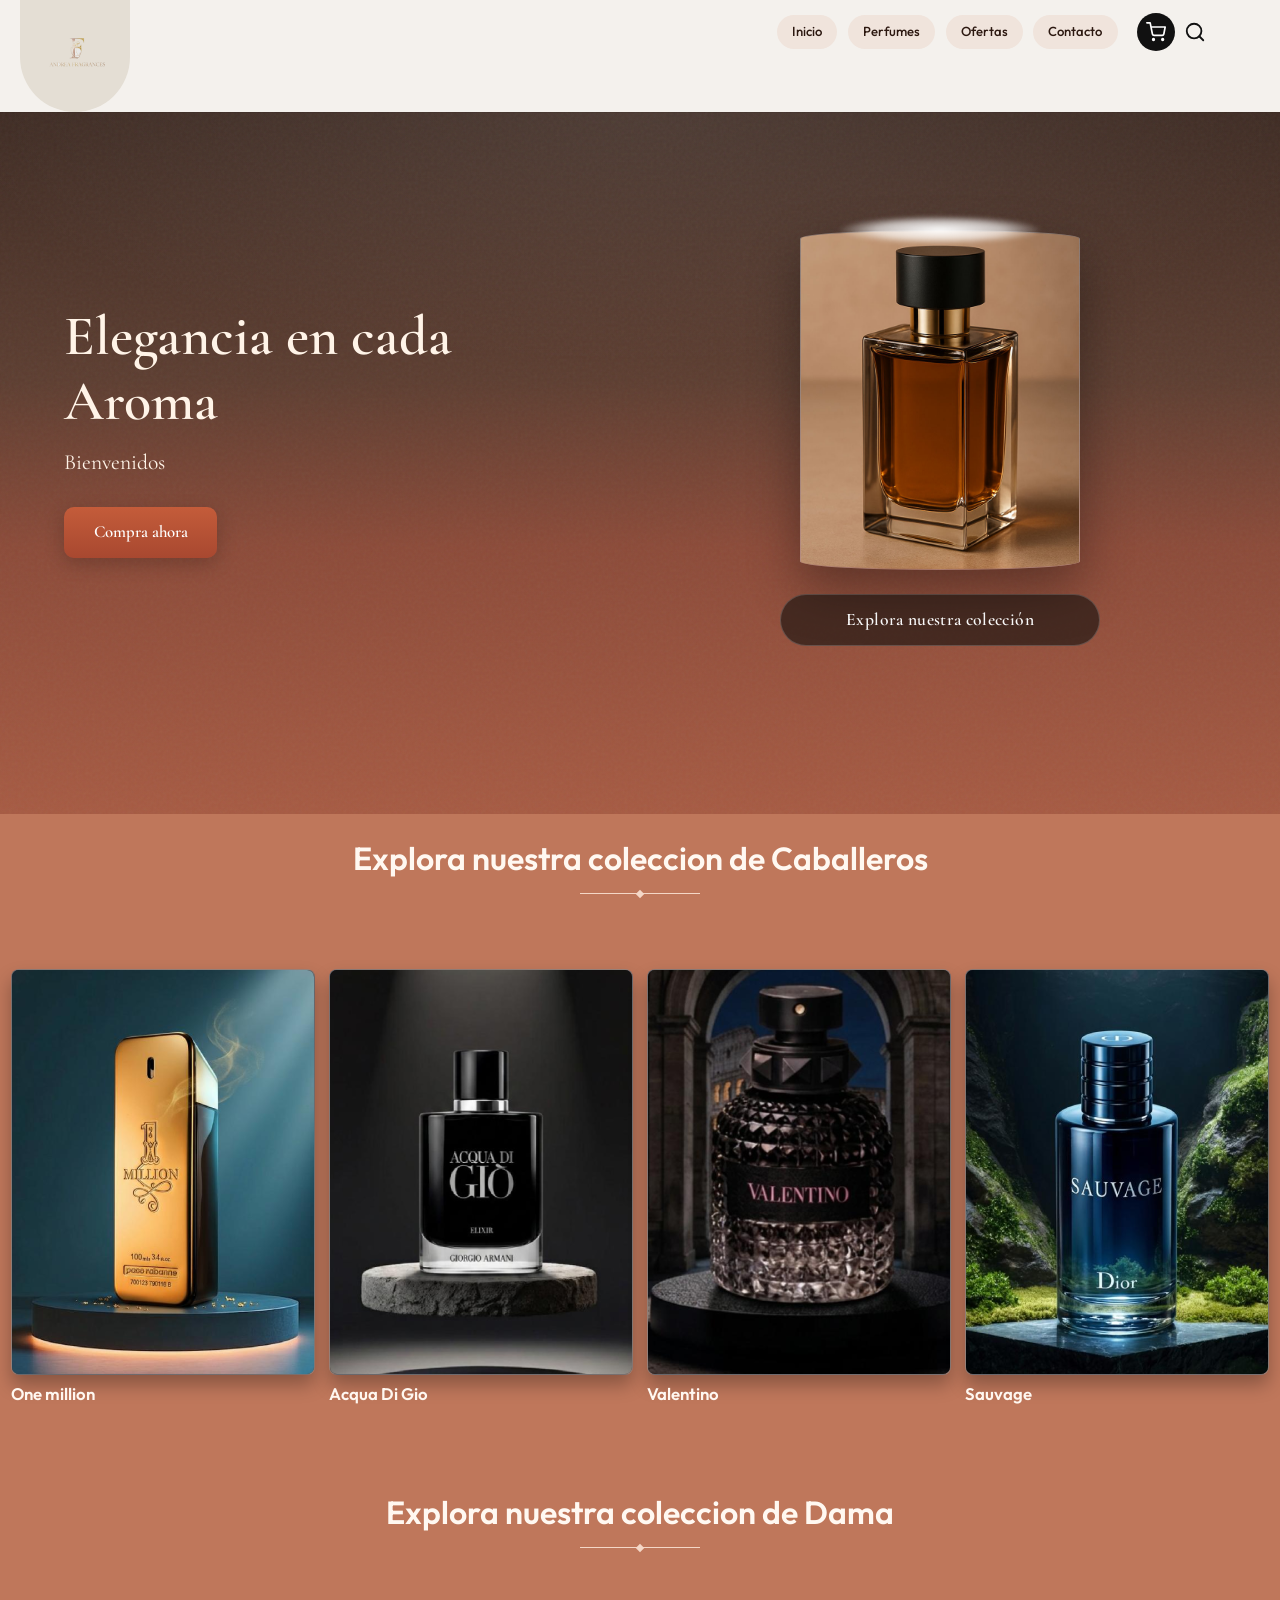
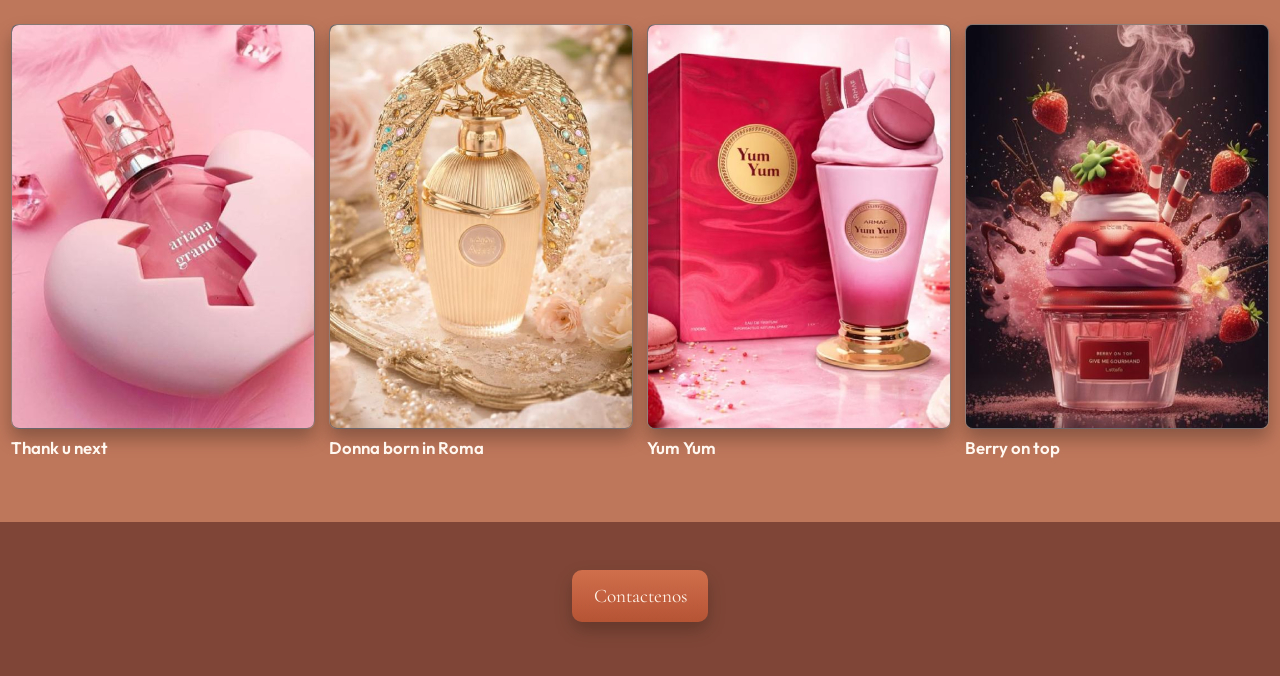
<file: index.html>
<!DOCTYPE html>
<html lang="es">
<head>
    <meta charset="UTF-8">
    <meta name="viewport" content="width=device-width, initial-scale=1.0">
    <title>Andrea Fragrances</title>
    <link rel="preconnect" href="https://fonts.googleapis.com">
    <link rel="preconnect" href="https://fonts.gstatic.com" crossorigin>
    <link href="https://fonts.googleapis.com/css2?family=Cormorant+Garamond:ital,wght@0,400;0,600;0,700;1,400&family=Outfit:wght@400;500;600&display=swap" rel="stylesheet">
    <link rel="stylesheet" type="text/css" href="css/estilo.css">
    <link rel="icon" href="media/logo.png" type="image/x-icon">

</head>
<body>
    <header class="site-header">
        <div class="header-inner">
            <a href="#inicio" class="brand-logo scroll-link" aria-label="Ir al inicio">
                <span class="brand-placeholder"><img src="media/logo.png" alt=""></span>
            </a>

            <nav class="main-nav" aria-label="Principal">
                <ul>
                    <li><a href="#inicio" class="scroll-link">Inicio</a></li>
                    <li><a href="#perfumes" class="scroll-link">Perfumes</a></li>
                    <li><a href="#ofertas" class="scroll-link">Ofertas</a></li>
                    <li><a href="contacto.html" target="_blank" rel="noopener noreferrer">Contacto</a></li>
                </ul>
                <div class="nav-actions">
                    <a href="#" class="nav-icon-btn nav-cart" aria-label="Carrito">
                        <svg width="20" height="20" viewBox="0 0 24 24" fill="none" stroke="currentColor" stroke-width="2" stroke-linecap="round" stroke-linejoin="round"><circle cx="9" cy="21" r="1"/><circle cx="20" cy="21" r="1"/><path d="M1 1h4l2.68 13.39a2 2 0 0 0 2 1.61h9.72a2 2 0 0 0 2-1.61L23 6H6"/></svg>
                    </a>
                    <a href="#" class="nav-icon-btn nav-search" aria-label="Buscar">
                        <svg width="22" height="22" viewBox="0 0 24 24" fill="none" stroke="currentColor" stroke-width="2" stroke-linecap="round" stroke-linejoin="round"><circle cx="11" cy="11" r="8"/><path d="m21 21-4.35-4.35"/></svg>
                    </a>
                </div>
            </nav>
        </div>
    </header>

    <main class="catalogo" id="inicio">
        <section id="primera-seccion" class="hero">
            <div class="hero-inner">
                <div class="hero-copy">
                    <h1 class="hero-title">Elegancia en cada<br>Aroma</h1>
                    <p class="hero-sub">Bienvenidos</p>
                    <a href="#perfumes" class="btn btn-hero-primary scroll-link">Compra ahora</a>
                </div>
                <div class="hero-showcase">
                    <div class="cylinder" aria-hidden="true">
                        <div class="cylinder-glow"></div>
                        <div class="cylinder-glass">
                            <div class="perfume-placeholder"><img class="parfam" src="media/PARFUMS DE LUXE (1).jpg.jpeg" alt="Perfume Hero"></div>
                        </div>
                    </div>
                    <a href="#perfumes" class="btn btn-hero-secondary scroll-link">Explora nuestra colección</a>
                </div>
            </div>
        </section>

        <section id="perfumes" class="seccion">
            <div class="seccion-titulo">
                <h2>Explora nuestra coleccion de Caballeros</h2>
                <span class="decor-line" aria-hidden="true"></span>
            </div>
            <div class="grid-perfumes">
                <label for="modal-cab-1-toggle" class="card-perfume" aria-label="Abrir One Million">
                    <div class="img-slot"><img src="media/one.png" alt=""></div>
                    <h3>One million</h3>
                </label>
                <label for="modal-cab-2-toggle" class="card-perfume" aria-label="Abrir Acqua Di">
                    <div class="img-slot"><img src="media/aqua.png" alt=""></div>
                    <h3>Acqua Di Gio</h3>
                </label>
                <label for="modal-cab-3-toggle" class="card-perfume" aria-label="Abrir Valentino">
                    <div class="img-slot"><img src="media/valentino.png" alt=""></div>
                    <h3>Valentino</h3>
                </label>
                <label for="modal-cab-4-toggle" class="card-perfume" aria-label="Abrir sauvage">
                    <div class="img-slot"><img src="media/savage.png" alt=""></div>
                    <h3>Sauvage</h3>
                </label>
            </div>
        </section>
        <section id="ofertas" class="seccion">
            <div class="seccion-titulo">
                <h2>Explora nuestra coleccion de Dama</h2>
                <span class="decor-line" aria-hidden="true"></span>
            </div>
            <div class="grid-perfumes">
                <label for="modal-dam-1-toggle" class="card-perfume" aria-label="Abrir thank u next">
                    <div class="img-slot"><img src="media/ariana.png" alt=""></div>
                    <h3>Thank u next</h3>
                </label>
                <label for="modal-dam-2-toggle" class="card-perfume" aria-label="Abrir Dama bora la donna">
                    <div class="img-slot"><img src="media/dior.png" alt=""></div>
                    <h3>Donna born in Roma</h3>
                </label>
                <label for="modal-dam-3-toggle" class="card-perfume" aria-label="Abrir Burbuja Vitti">
                    <div class="img-slot"><img src="media/yum.png" alt=""></div>
                    <h3>Yum Yum</h3>
                </label>
                <label for="modal-dam-4-toggle" class="card-perfume" aria-label="Abrir Lady Million">
                    <div class="img-slot"><img src="media/pastel.png" alt=""></div>
                    <h3>Berry on top</h3>
                </label>
            </div>
        </section>

        <section id="contacto" class="contacto-final">
            <a href="contacto.html" target="_blank" rel="noopener noreferrer" class="btn-contacto">Contactenos</a>
        </section>
    </main>
    <input type="checkbox" id="modal-cab-1-toggle" class="modal-toggle" aria-hidden="true">
    <section id="modal-cab-1" class="modal">
        <label for="modal-cab-1-toggle" class="modal-overlay" aria-label="Cerrar modal"></label>
        <article class="modal-card">
            <label for="modal-cab-1-toggle" class="cerrar-modal" aria-label="Cerrar">&times;</label>
            <div class="modal-image"><img src="media/one.png" alt=""></div>
            <div class="modal-info">
                <h3>One Millon</h3>
                <h4>Parfum</h4>
                <p>Un aroma seductor y masculino con una mezcla de frescura y dulzor especiado al principio, que evoluciona hacia un fondo rico y cálido, ideal para la noche, eventos sociales o climas más fríos.</p>
                <strong>$650.000</strong>
                <ul>
                    <li class="tag-calido-especiado">Calido especiado</li>
                    <li class="tag-carmelo">Canelo</li>
                    <li class="tag-glicina">Glicina</li>
                    <li class="tag-ambar">Ambar</li>
                    <li class="tag-cuero">Cuero</li>
                    <li class="tag-rosas">Rosas</li>
                    <li class="tag-maderado">Maderado</li>
                </ul>
                <button type="button">Agregar al carrito</button>
            </div>
        </article>
    </section>
    <input type="checkbox" id="modal-cab-2-toggle" class="modal-toggle" aria-hidden="true">
    <section id="modal-cab-2" class="modal">
        <label for="modal-cab-2-toggle" class="modal-overlay" aria-label="Cerrar modal"></label>
        <article class="modal-card">
            <label for="modal-cab-2-toggle" class="cerrar-modal" aria-label="Cerrar">&times;</label>
            <div class="modal-image"><img src="media/aqua.png" alt=""></div>
            <div class="modal-info">
                <h3>Acqua Di Gio</h3>
                <h4>Parfum</h4>
                <p>Ofrece una combinación equilibrada entre notas cítricas y acuáticas, con un corazón suave y un fondo que aporta calidez y sofisticación.</p>
                <strong>$450.000</strong>
                <ul>
                    <li class="tag-lima">Lima</li>
                    <li class="tag-bergamota">Bergamota</li>
                    <li class="tag-jazmin">Jazmin</li>
                    <li class="tag-mandarina">Mandarina</li>
                    <li class="tag-naranja">Naranja</li>
                    <li class="tag-neroli">Neroli</li>
                </ul>
                <button type="button">Agregar al carrito</button>
            </div>
        </article>
    </section>
    <input type="checkbox" id="modal-cab-3-toggle" class="modal-toggle" aria-hidden="true">
    <section id="modal-cab-3" class="modal">
        <label for="modal-cab-3-toggle" class="modal-overlay" aria-label="Cerrar modal"></label>
        <article class="modal-card">
            <label for="modal-cab-3-toggle" class="cerrar-modal" aria-label="Cerrar">&times;</label>
            <div class="modal-image"><img src="media/valentino.png" alt=""></div>
            <div class="modal-info">
                <h3>Valentino</h3>
                <h4>Parfum</h4>
                <p>Valentino es una fragancia elegante y sofisticada, de estilo atemporal, que combina lujo y sensualidad con un carácter moderno.</p>
                <strong>$550.000</strong>
                <ul>
                    <li class="tag-maderado-dos">Amaderado</li>
                    <li class="tag-nuez">Nueces</li>
                    <li class="tag-calido-especiado-dos">Calido especiado</li>
                    <li class="tag-chocolate">Chocolate  </li>
                    <li class="tag-cuero">Cuero</li>
                    <li class="tag-cafe">Cafe</li>
                    <li class="tag-citrico">Citrico</li>
                    <li class="tag-dulce">Dulce</li>
                </ul>
                <button type="button">Agregar al carrito</button>
            </div>
        </article>
    </section>
    <input type="checkbox" id="modal-cab-4-toggle" class="modal-toggle" aria-hidden="true">
    <section id="modal-cab-4" class="modal">
        <label for="modal-cab-4-toggle" class="modal-overlay" aria-label="Cerrar modal"></label>
        <article class="modal-card">
            <label for="modal-cab-4-toggle" class="cerrar-modal" aria-label="Cerrar">&times;</label>
            <div class="modal-image"><img src="media/savage.png" alt=""></div>
            <div class="modal-info">
                <h3>sauvage</h3>
                <h4>Parfum</h4>
                <p>Sauvage es una fragancia suave y elegante, con un aroma equilibrado que transmite frescura, sofisticación y un toque de sensualidad discreta.</p>
                <strong>$572.000</strong>
                <ul>
                    <li class="tag-citrico-dos">Citrico</li>
                    <li class="tag-fresco">Fresco</li>
                    <li class="tag-especiado">Especiado</li>
                    <li class="tag-maderado-tres">Amaderado</li>
                    <li class="tag-ambarino">Ambarino</li>
                </ul>
                <button type="button">Agregar al carrito</button>
            </div>
        </article>
    </section>
    <input type="checkbox" id="modal-dam-1-toggle" class="modal-toggle" aria-hidden="true">
    <section id="modal-dam-1" class="modal">
        <label for="modal-dam-1-toggle" class="modal-overlay" aria-label="Cerrar modal"></label>
        <article class="modal-card">
            <label for="modal-dam-1-toggle" class="cerrar-modal" aria-label="Cerrar">&times;</label>
            <div class="modal-image"><img src="media/ariana.png" alt=""></div>
            <div class="modal-info">
                <h3>thank u next</h3>
                <h4>Parfum</h4>
                <p>Thank U, Next es una fragancia dulce y juvenil, suave y moderna, ideal para el uso diario.</p>
                <strong>$330.000</strong>
                <ul>
                    <li class="tag-coco">Coco</li>
                    <li class="tag-notas">Notas dulces</li>
                    <li class="tag-frutales">Frutal</li>
                </ul>
                <button type="button">Agregar al carrito</button>
            </div>
        </article>
    </section>
    <input type="checkbox" id="modal-dam-2-toggle" class="modal-toggle" aria-hidden="true">
    <section id="modal-dam-2" class="modal">
        <label for="modal-dam-2-toggle" class="modal-overlay" aria-label="Cerrar modal"></label>
        <article class="modal-card">
            <label for="modal-dam-2-toggle" class="cerrar-modal" aria-label="Cerrar">&times;</label>
            <div class="modal-image"><img src="media/dior.png" alt=""></div>
            <div class="modal-info">
                <h3>Donna born ln Roma</h3>
                <h4>Parfum</h4>
                <p>Donna Born In Roma es una fragancia femenina moderna y elegante que celebra la individualidad, inspirada en Roma y la alta costura italiana, fusionando tradición con una actitud contemporánea y audaz.</p>
                <strong>$623.000</strong>
                <ul>
                    <li class="tag-amarado-1">Amaderado</li>
                    <li class="tag-avainillado">Avainillado</li>
                    <li class="tag-afrutado">Afrutado</li>
                    <li class="tag-atalcado">Atalcado</li>
                    <li class="tag-floral">Florales</li>
                    <li class="tag-almizcado">Almizclado</li>
                    <li class="tag-citrico-tres">citrico</li   >
                </ul>
                <button type="button">Agregar al carrito</button>
            </div>
        </article>
    </section>
    <input type="checkbox" id="modal-dam-3-toggle" class="modal-toggle" aria-hidden="true">
    <section id="modal-dam-3" class="modal">
        <label for="modal-dam-3-toggle" class="modal-overlay" aria-label="Cerrar modal"></label>
        <article class="modal-card">
            <label for="modal-dam-3-toggle" class="cerrar-modal" aria-label="Cerrar">&times;</label>
            <div class="modal-image"><img src="media/yum2.png" alt=""></div>
            <div class="modal-info">
                <h3>Yum Yum</h3>
                <h4>Parfum</h4>
                <p>Yum Yum es una fragancia femenina dulce y frutal, alegre y juvenil, ideal para el uso diario y para quienes disfrutan aromas suaves, golosos y femeninos.</p>
                <strong>$592.000</strong>
                <ul>
                    <li class="tag-afrutados">Afrutado</li>
                    <li class="tag-atalcado-dos">Atalcado</li>
                    <li class="tag-acerezado">Acerezado</li>
                    <li class="tag-amaderaido">Amaderado</li>
                    <li class="tag-rosas-dos">Rosas</li>
                    <li class="tag-dulce-dos">Dulce</li>
                    <li class="tag-floral-blanco">Floral blanco</li>
                    <li class="tag-avainilladoss">Avainillado</li>
                </ul>
                <button type="button">Agregar al carrito</button>
            </div>
        </article>
    </section>
    <input type="checkbox" id="modal-dam-4-toggle" class="modal-toggle" aria-hidden="true">
    <section id="modal-dam-4" class="modal">
        <label for="modal-dam-4-toggle" class="modal-overlay" aria-label="Cerrar modal"></label>
        <article class="modal-card">
            <label for="modal-dam-4-toggle" class="cerrar-modal" aria-label="Cerrar">&times;</label>
            <div class="modal-image"><img src="media/pastel.png" alt=""></div>
            <div class="modal-info">
                <h3>Berry on top</h3>
                <h4>Parfum</h4>
                <p>Presenta notas cremosas y avainilladas con un fondo cálido y reconfortante, dejando una estela dulce, adictiva y gourmand.</p>
                <strong>$550.000</strong>
                <ul>
                    <li class="tag-dulce-tres">Dulce</li>
                    <li class="tag-frutal-dos">Frutal</li>
                    <li class="tag-gourmand">Gourmand</li>
                    <li class="tag-cremoso">Cremoso</li>
                    <li class="tag-s">Avainillado</li>
                    <li class="tag-azucarado">Azucarado</li>
                </ul>
                <button type="button">Agregar al carrito</button>
            </div>
        </article>
    </section>
</body>
</html>
</file>
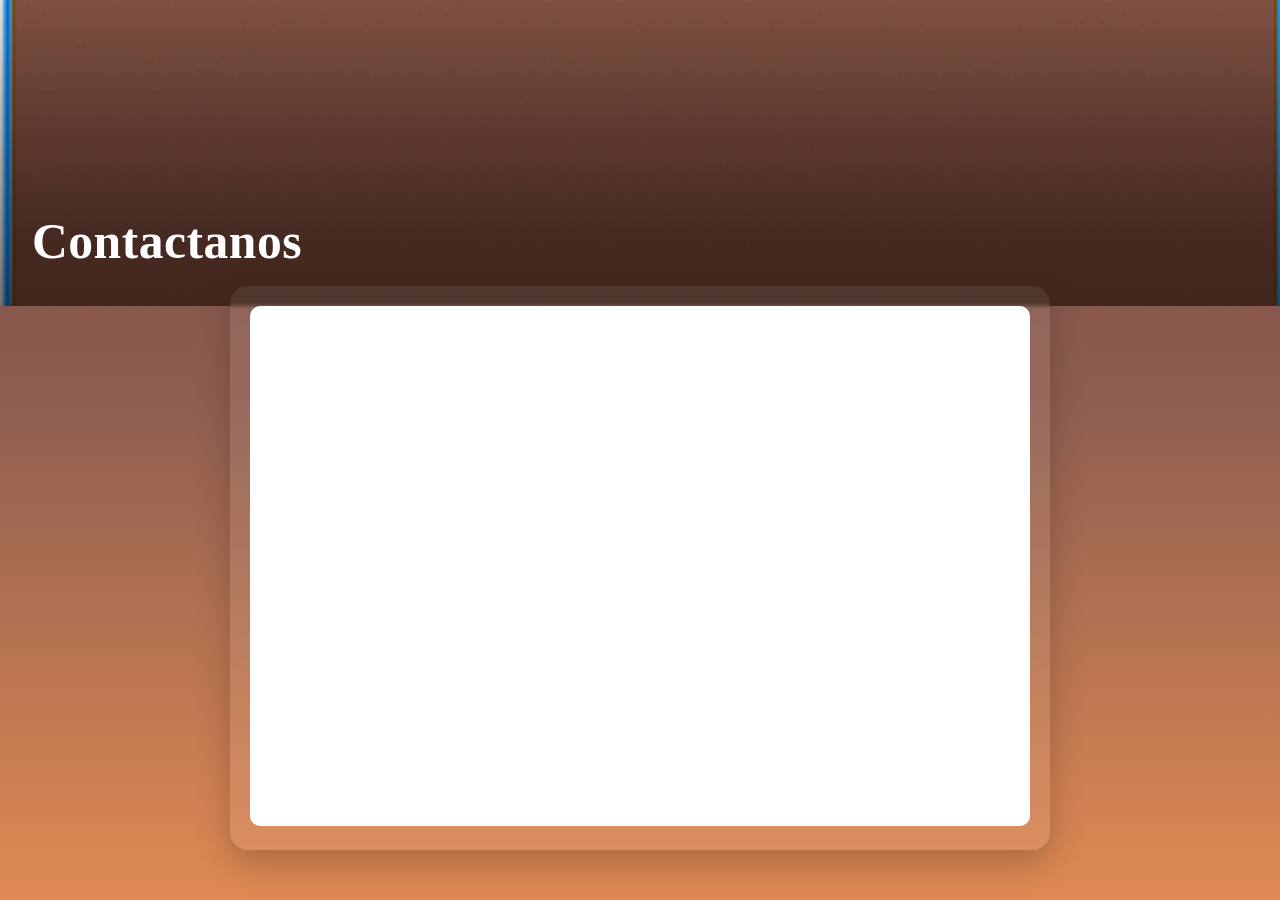
<file: contacto.html>
<!DOCTYPE html>
<html lang="es">
<head>
    <meta charset="UTF-8">
    <meta name="viewport" content="width=device-width, initial-scale=1.0">
    <title>Contactanos | Andrea Fragrances</title>
    <style>
        * {
            box-sizing: border-box;
        }

        body {
            margin: 0;
            font-family: "Georgia", "Times New Roman", serif;
            min-height: 100vh;
            background: linear-gradient(180deg, #6f453f 0%, #8f5e50 45%, #e18a53 100%);
            color: #ffffff;
        }

        .contacto-hero {
            min-height: 34vh;
            display: flex;
            align-items: flex-end;
            padding: 2.25rem 2rem;
            background-image:
                linear-gradient(180deg, rgba(0, 0, 0, 0.1) 0%, rgba(0, 0, 0, 0.55) 100%),
                url("media/contactanos-fondo.png");
            background-size: cover;
            background-position: center;
        }

        .contacto-hero h1 {
            margin: 0;
            font-size: clamp(2rem, 4vw, 3.1rem);
            font-weight: 600;
            letter-spacing: 0.5px;
        }

        .form-wrapper {
            width: min(92%, 820px);
            margin: -1.25rem auto 2.5rem;
            padding: 1.25rem;
            border-radius: 18px;
            background: rgba(255, 255, 255, 0.08);
            backdrop-filter: blur(2px);
            box-shadow: 0 15px 35px rgba(0, 0, 0, 0.2);
        }

        .form-wrapper iframe {
            width: 100%;
            max-width: 100%;
            min-height: 520px;
            border: 0;
            border-radius: 10px;
            background: #ffffff;
        }

        @media (max-width: 768px) {
            .contacto-hero {
                min-height: 28vh;
                padding: 1.8rem 1.2rem;
            }

            .form-wrapper {
                width: 95%;
                margin-top: -0.8rem;
                padding: 0.8rem;
            }
        }
    </style>
</head>
<body>
    <header class="contacto-hero">
        <h1>Contactanos</h1>
    </header>

    <main class="form-wrapper">
        <iframe src="https://docs.google.com/forms/d/e/1FAIpQLSfCwHtXm9jZ4bhq_AqjOs1BJ5Iz5ipE7alSMv6vGMUVduVCyQ/viewform?embedded=true" width="700" height="520" frameborder="0" marginheight="0" marginwidth="0">Cargando…</iframe>
    </main>
</body>
</html>
</file>
<file: css/estilo.css>
* {
    box-sizing: border-box;
}

:root {
    --bg-main: #8c4f3d;
    --bg-header: #bf775b;
    --line-color: #f4d7c7;
    --text-light: #f9f1ea;
    --text-cream: #fff8f1;
    --card-shadow: rgba(0, 0, 0, 0.28);
    --modal-bg: #ba755b;
    --tag-bg: #b95f5a;
    --tag-text: #ffe2b4;
    --btn-bg: #ad5a3d;
    --btn-text: #fff0dc;
}

body {
    margin: 0;
    min-height: 100vh;
    background: var(--bg-main);
    color: var(--text-light);
    font-family: "Cormorant Garamond", serif;
}

html {
    scroll-behavior: smooth;
}

.catalogo {
    max-width: 1100px;
    margin: 0 auto;
    padding-bottom: 2rem;
}

.seccion-titulo {
    background: var(--bg-header);
    padding: 1.2rem 1rem 0.9rem;
    text-align: center;
    display: flex;
    flex-direction: column;
    align-items: center;
    gap: 0.55rem;
}

.seccion-titulo h2 {
    margin: 0;
    font-size: clamp(1.7rem, 2.5vw, 2.2rem);
    font-weight: 600;
    color: var(--text-cream);
    background-color: #bf775b;
}

.decor-line {
    display: inline-block;
    width: 120px;
    height: 1px;
    background: var(--line-color);
    margin-top: 0;
    position: relative;
}

.decor-line::after {
    content: "";
    position: absolute;
    left: 50%;
    top: -2px;
    transform: translateX(-50%) rotate(45deg);
    width: 6px;
    height: 6px;
    background: var(--line-color);
}

.grid-perfumes {
    display: grid;
    grid-template-columns: repeat(4, minmax(0, 1fr));
    gap: 0.85rem;
    padding: 3.8rem 0.7rem;
    background-color: #bf775b;
}

.card-perfume {
    text-decoration: none;
    color: var(--text-cream);
    transition: transform 0.2s ease;
}

a.card-perfume:hover {
    transform: translateY(-3px);
}

.img-slot {
    width: 100%;
    aspect-ratio: 3 / 4;
    border-radius: 8px;
    border: 1px solid rgba(255, 255, 255, 0.35);
    background:
        linear-gradient(145deg, rgba(14, 16, 25, 0.95), rgba(54, 36, 30, 0.7));
    display: grid;
    place-content: center;
    padding: 0.4rem;
    text-align: center;
    font-family: "Outfit", sans-serif;
    font-size: 0.72rem;
    letter-spacing: 0.08em;
    color: rgba(255, 255, 255, 0.82);
    box-shadow: 0 10px 18px var(--card-shadow);
    transition: transform 0.22s ease, box-shadow 0.22s ease;
    overflow: hidden;
}

.card-perfume h3 {
    margin: 0.35rem 0 0;
    font-size: 1.05rem;
    font-weight: 600;
}

.card-perfume:hover .img-slot {
    transform: scale(1.04);
    box-shadow: 0 14px 24px rgba(0, 0, 0, 0.34);
}

img.parfam {
    display: block;
    width: 100%;
    height: 100%;
    /* Muestra la imagen completa, añade "aire" si sobra espacio */
    object-fit: cover   ;
    object-position: center;
    background: #1f1a19;
}

.modal {
    position: fixed;
    inset: 0;
    display: none;
    align-items: center;
    justify-content: center;
    z-index: 2500;
    padding: 1rem;
}

.modal-toggle {
    position: fixed;
    opacity: 0;
    pointer-events: none;
}

.modal-toggle:checked + .modal {
    display: flex;
}

.modal-overlay {
    position: absolute;
    inset: 0;
    background: rgba(0, 0, 0, 0.65);
}

.modal-card {
    position: relative;
    z-index: 1;
    width: min(680px, 100%);
    height: 90%;
    border-radius: 6px;
    background: var(--modal-bg);
    padding: 0.9rem;
    display: grid;
    grid-template-columns: minmax(210px, 260px) 1fr;
    gap: 0.85rem;
    box-shadow: 0 16px 40px rgba(0, 0, 0, 0.35);
}

.cerrar-modal {
    position: absolute;
    top: 0.45rem;
    right: 0.55rem;
    color: #fff3ea;
    text-decoration: none;
    font-size: 1.8rem;
    line-height: 1;
    cursor: pointer;
}

.modal-image {
    border-radius: 5px;
    border: 1px solid rgba(255, 255, 255, 0.35);
    background: linear-gradient(150deg, #1a2531, #3b2f29);
    min-height: 360px;
    display: grid;
    place-content: center;
    text-align: center;
    font-family: "Outfit", sans-serif;
    font-size: 0.85rem;
    overflow: hidden;
    letter-spacing: 0.08em;
    color: rgba(255, 255, 255, 0.85);
}

.modal-info {
    background: rgba(255, 245, 236, 0.97);
    border-radius: 6px;
    padding: 1rem 0.9rem;
    color: #22140f;
    display: flex;
    flex-direction: column;
    gap: 0.35rem;
    font-family: "Outfit", sans-serif;
}

.modal-info h3 {
    margin: 0;
    font-size: 1.8rem;
    font-family: "Cormorant Garamond", serif;
}

.modal-info h4 {
    margin: 0;
    font-size: 1.45rem;
    font-family: "Cormorant Garamond", serif;
}

.modal-info p {
    margin: 0.2rem 0 0;
    font-size: 0.75rem;
    line-height: 1.3;
    background-color: rgba(255, 245, 236, 0.85);
}

.modal-info strong {
    margin-top: 0.2rem;
    font-size: 1.1rem;
    font-weight: 700;
}

.modal-info ul {
    list-style: none;
    margin: 0.3rem 0 0;
    padding: 0;
    display: grid;
    gap: 0.2rem;
}

.modal-info li {
    background: var(--tag-bg-item, var(--tag-bg));
    color: var(--tag-text-item, var(--tag-text));
    border-radius: 999px;
    font-size: 0.72rem;
    padding: 0.09rem 0.5rem;
    text-align: center;
}

/* Colores individuales (puedes cambiarlos libremente) */
.tag-calido-especiado {
    --tag-bg-item: #AB4949;
    --tag-text-item: #ffe3c5;
}

.tag-carmelo {
    --tag-bg-item: #844F3E;
    --tag-text-item: #ffe3c5;
    width: 95%;
}

.tag-glicina {
    --tag-bg-item: #E4E6C1;
    --tag-text-item: #ffffff;
    width: 90%;
}

.tag-ambar {
    --tag-bg-item: #FE9668;
    --tag-text-item: #ffffff;
    width: 85%;
}

.tag-cuero {
    --tag-bg-item: #C97D5C;
    --tag-text-item: #ffffff;
    width: 80%;
}

.tag-rosas {
    --tag-bg-item: #C05254;
    --tag-text-item: #ffffff;
    width: 75%;
}

.tag-maderado {
    --tag-bg-item: #C97D5C;
    --tag-text-item: #ffffff;
    width: 70%;
}

.tag-lima {
    --tag-bg-item: #CBEFA7;
    --tag-text-item: #ffffff;
}

.tag-bergamota {
    --tag-bg-item: #B3E97C;
    --tag-text-item: #ffffff;
    width: 95%;
}

.tag-jazmin {
    --tag-bg-item: #EEBDAF;
    --tag-text-item: #ffffff;
    width: 90%;
}

.tag-mandarina {
    --tag-bg-item: #FB8C6C;
    --tag-text-item: #ffffff;
    width: 85%;
}

.tag-naranja {
    --tag-bg-item: #FFB7A2;
    --tag-text-item: #ffffff;
    width: 80%;
}

.tag-neroli {
    --tag-bg-item: #FB8C6C;
    --tag-text-item: #ffffff;
    width: 75%;
}

.tag-maderado-dos {
    --tag-bg-item: #DA8557;
    --tag-text-item: #ffffff;
}

.tag-nuez {
    --tag-bg-item: #CF816A;
    --tag-text-item: #ffffff;
    width:  95%;
}

.tag-calido-especiado-dos {
    --tag-bg-item: #AB4949;
    --tag-text-item: #ffffff;
    width:  90%;
}

.tag-chocolate {
    --tag-bg-item: #854F3E;
    --tag-text-item: #ffffff;
    width:  85%;
}

.tag-cuero {
    --tag-bg-item: #B36C4C;
    --tag-text-item: #ffffff;
    width:  80%;
}

.tag-cafe {
    --tag-bg-item: #7E4B3C;
    --tag-text-item: #ffffff;
    width:  75%;
}

.tag-citrico {
    --tag-bg-item: #E6A8A8;
    --tag-text-item: #ffffff;
    width:  70%;
}

.tag-dulce {
    --tag-bg-item: #E4E6C1;
    --tag-text-item: #ffffff;
    width:  65%;
}

.tag-citrico-dos{
    --tag-bg-item: #E4E6C1;
    --tag-text-item: #ffffff;    
}

.tag-fresco {
    --tag-bg-item: #EEBDAF;
    --tag-text-item: #ffffff; 
    width: 95%;
}

.tag-especiado {
    --tag-bg-item: #AB4949;
    --tag-text-item: #ffffff; 
    width: 90%;
}

.tag-maderado-tres {
    --tag-bg-item: #AB6749;
    --tag-text-item: #ffffff; 
    width: 85%;
}

.tag-ambarino {
    --tag-bg-item: #D98457;
    --tag-text-item: #ffffff; 
    width: 80%;
}

.tag-coco {
    --tag-bg-item: #EEBDAF;
    --tag-text-item: #ffffff; 
}

.tag-notas {
    --tag-bg-item: #E6C1DB;
    --tag-text-item: #ffffff; 
    width: 95%;
}

.tag-frutales {
    --tag-bg-item: #A1EB9D;
    --tag-text-item: #ffffff; 
    width: 90%;
}

.tag-amarado-1 {
    --tag-bg-item: #DA8557;
    --tag-text-item: #ffffff; 
}

.tag-avainilladoss {
    --tag-bg-item: #B8BDBA;
    --tag-text-item: #ffffff; 
    width: 65%;
}

.tag-afrutado {
    --tag-bg-item: #C6F597;
    --tag-text-item: #ffffff; 
    width: 90%;
}

.tag-atalcado {
    --tag-bg-item: #F4B6B6;
    --tag-text-item: #ffffff; 
    width: 85%;
}

.tag-floral {
    --tag-bg-item: #CF816A;
    --tag-text-item: #ffffff; 
    width: 80%;
}

.tag-almizcado {
    --tag-bg-item: #E4E6C1;
    --tag-text-item: #ffffff; 
    width: 75%;
}

.tag-citrico-tres {
    --tag-bg-item: #CED460;
    --tag-text-item: #ffffff; 
    width: 70%;
}

.tag-afrutados {
    --tag-bg-item: #CED460;
    --tag-text-item: #ffffff; 
}

.tag-atalcado-dos {
    --tag-bg-item: #DA5B57;
    --tag-text-item: #ffffff;
    width: 95%; 
}

.tag-acerezado {
    --tag-bg-item: #FB4444;
    --tag-text-item: #ffffff; 
    width: 90%;
}

.tag-amaderaido {
    --tag-bg-item: #AB6749;
    --tag-text-item: #ffffff; 
    width: 85%;
}

.tag-rosas-dos {
    --tag-bg-item: #EA4473;
    --tag-text-item: #ffffff; 
    width: 85%;
}

.tag-dulce-dos {
    --tag-bg-item: #DA5B57;
    --tag-text-item: #ffffff; 
    width: 80%;
}

.tag-floral-blanco {
    --tag-bg-item: #EEBEA5;
    --tag-text-item: #ffffff; 
    width: 75%;
}

.tag-avainillados {
    --tag-bg-item: #DAB157;
    --tag-text-item: #ffffff; 
    width: 70%;
}

.tag-dulce-tres {
    --tag-bg-item: #FDA3FF;
    --tag-text-item: #ffffff; 
}

.tag-frutal-dos {
    --tag-bg-item: #CED460;
    --tag-text-item: #ffffff; 
    width: 95%;
}

.tag-gourmand {
    --tag-bg-item: #CF816A;
    --tag-text-item: #ffffff; 
    width: 90%;
}

.tag-cremoso {
    --tag-bg-item: #C78D7C;
    --tag-text-item: #ffffff; 
    width: 85%;
}

.tag-s {
    --tag-bg-item: #F4B99A;
    --tag-text-item: #ffffff; 
    width: 80%;
}

.tag-azucarado {
    --tag-bg-item: #EBA4BE;
    --tag-text-item: #ffffff; 
    width: 75%;
}

.modal-info button {
    margin-top: 0.35rem;
    border: 0;
    border-radius: 5px;
    background: var(--btn-bg);
    color: var(--btn-text);
    font-size: 0.95rem;
    padding: 0.45rem 0.65rem;
    cursor: pointer;
    font-family: "Cormorant Garamond", serif;
}

@media (max-width: 760px) {
    .grid-perfumes {
        grid-template-columns: repeat(2, minmax(0, 1fr));
    }

    .modal-card {
        grid-template-columns: 1fr;
    }

    .modal-image {
        min-height: 270px;
    }
}
/* Estilos Generales */
:root {
    --cream-crest: #ebe4d9;
    --nav-pill: #f0e4dc;
    --nav-text: #2c1810;
    --gold: #b8860b;
    --gold-dark: #8a6a1f;
    --terracotta: #c45c3a;
    --terracotta-deep: #a84830;
    --chocolate: #3d261c;
    --hero-brown-top: #4a3228;
    --hero-brown-mid: #6b4030;
}

body {
    font-family: 'Outfit', 'Segoe UI', sans-serif;
    margin: 0;
    line-height: 1.6;
    color: #333;
    scroll-behavior: smooth;
}

/* --- CONTENIDO PRINCIPAL: Color celeste --- */
main {
    display: block;
    width: 100%;
    background-color: #cccfff; /* Color celeste: main */
}

/* --- CABECERA + NAVEGACIÓN (Andrea Fragrances) --- */
.site-header {
    position: sticky;
    top: 0;
    z-index: 1000;
    background: #fff;
    box-shadow: 0 1px 0 rgba(0, 0, 0, 0.06);
}

.header-inner {
    display: flex;
    align-items: flex-start;
    justify-content: space-between;
    padding: 0 4% 0 0;
    padding-left: 0;
    min-height: 72px;
    gap: 1rem;
}

.logo-container {
    position: relative; /* importante para posicionar dentro */
}

/* Fondo (Ellipse gris) */
.logo-bg {
    position: absolute;
    width: 308px;
    height: 288px;
    left: 48px;
    top: -4px;
    background: #D9D9D9;
    border-radius: 50%; /* esto lo hace un círculo */
}

/* Imagen (logo) */
.logo-img {
    position: absolute;
    width: 296px;
    height: 276px;
    left: 86px;
    top: -4px;
    background-image: url("646195164_941176298447162_484479190095348156_n.png");
    background-size: cover;
    background-position: center;
    border-radius: 50%;
}

.main-nav {
    flex: 1;
    display: flex;
    align-items: center;
    justify-content: flex-end;
    flex-wrap: wrap;
    gap: 0.75rem 1.25rem;
    padding: 1.25rem 0 1rem;
    margin-left: auto;
}

.main-nav ul {
    display: flex;
    flex-wrap: wrap;
    list-style: none;
    margin: 0;
    padding: 0;
    gap: 0.5rem 0.65rem;
    align-items: center;
}

.main-nav ul li a {
    display: inline-block;
    padding: 0.5rem 1.15rem;
    border-radius: 999px;
    background: var(--nav-pill);
    color: var(--nav-text);
    text-decoration: none;
    font-size: 0.9rem;
    font-weight: 500;
    transition: background 0.2s, color 0.2s;
}

.main-nav ul li a:hover {
    background: #e8d5c8;
    color: #1a0f0a;
}

.nav-actions {
    display: flex;
    align-items: center;
    gap: 0.35rem;
    margin-left: 0.25rem;
}

.nav-icon-btn {
    display: inline-flex;
    align-items: center;
    justify-content: center;
    color: #111;
    text-decoration: none;
    transition: opacity 0.2s, transform 0.2s;
}

.nav-icon-btn:hover {
    opacity: 0.75;
    transform: scale(1.05);
}

.nav-cart {
    width: 44px;
    height: 44px;
    border-radius: 50%;
    background: #111;
    color: #fff;
}

.nav-cart svg {
    width: 20px;
    height: 20px;
}

.nav-search {
    padding: 0.35rem;
}

/* --- HERO --- */
.hero {
    position: relative;
    min-height: clamp(520px, 78vh, 720px);
    padding: 6rem 5% 4rem;
    padding-top: max(6rem, calc(4rem + 2.5rem));
    background-color: var(--hero-brown-mid);
    background-image:
        radial-gradient(ellipse 120% 80% at 50% 0%, rgba(255, 255, 255, 0.08) 0%, transparent 45%),
        linear-gradient(
            180deg,
            #3d2a22 0%,
            #5c3d30 38%,
            #8b4a38 62%,
            #a65a42 100%
        );
    overflow: hidden;
}

.hero::before {
    content: '';
    position: absolute;
    inset: 0;
    background-image: url("data:image/svg+xml,%3Csvg viewBox='0 0 256 256' xmlns='http://www.w3.org/2000/svg'%3E%3Cfilter id='n'%3E%3CfeTurbulence type='fractalNoise' baseFrequency='0.85' numOctaves='4' stitchTiles='stitch'/%3E%3C/filter%3E%3Crect width='100%25' height='100%25' filter='url(%23n)' opacity='0.12'/%3E%3C/svg%3E");
    opacity: 0.45;
    pointer-events: none;
}

.hero-inner {
    position: relative;
    z-index: 1;
    max-width: 1200px;
    margin: 0 auto;
    display: grid;
    grid-template-columns: 1fr 1fr;
    gap: 2rem 3rem;
    align-items: center;
}

.hero-copy {
    text-align: left;
}

.hero-title {
    font-family: 'Cormorant Garamond', Georgia, serif;
    font-size: clamp(2.25rem, 4.5vw, 3.5rem);
    font-weight: 600;
    line-height: 1.15;
    color: #fff;
    margin: 0 0 0.75rem;
    background: none;
    padding: 0;
    display: block;
}

.hero-sub {
    font-family: 'Cormorant Garamond', Georgia, serif;
    font-size: clamp(1.15rem, 2vw, 1.35rem);
    color: rgba(255, 255, 255, 0.92);
    margin: 0 0 1.75rem;
    background: none;
    padding: 0;
}

.btn {
    display: inline-block;
    text-decoration: none;
    cursor: pointer;
    border: none;
    font-family: inherit;
}

.btn-hero-primary {
    font-family: 'Cormorant Garamond', Georgia, serif;
    font-size: 1.05rem;
    font-weight: 600;
    padding: 0.75rem 1.85rem;
    border-radius: 10px;
    background: linear-gradient(180deg, var(--terracotta) 0%, var(--terracotta-deep) 100%);
    color: #fff;
    box-shadow: 0 6px 20px rgba(0, 0, 0, 0.2);
    transition: transform 0.2s, box-shadow 0.2s;
}

.btn-hero-primary:hover {
    transform: translateY(-2px);
    box-shadow: 0 10px 28px rgba(0, 0, 0, 0.25);
}

.hero-showcase {
    display: flex;
    flex-direction: column;
    align-items: center;
    justify-content: center;
    gap: 1.5rem;
}

.cylinder {
    position: relative;
    width: min(280px, 70vw);
    display: flex;
    flex-direction: column;
    align-items: center;
}

.cylinder-glow {
    width: 72%;
    height: 28px;
    border-radius: 50%;
    background: radial-gradient(ellipse at center, #fff 0%, rgba(255, 255, 255, 0.65) 45%, transparent 72%);
    filter: blur(2px);
    margin-bottom: -14px;
    z-index: 2;
}

.cylinder-glass {
    position: relative;
    width: 100%;
    aspect-ratio: 3 / 4;
    max-height: 340px;
    border-radius: 999px / 18%;
    background: linear-gradient(
        90deg,
        rgba(255, 255, 255, 0.14) 0%,
        rgba(255, 255, 255, 0.06) 35%,
        rgba(255, 255, 255, 0.02) 50%,
        rgba(255, 255, 255, 0.08) 65%,
        rgba(255, 255, 255, 0.16) 100%
    );
    border: 1px solid rgba(255, 255, 255, 0.22);
    box-shadow:
        inset 0 0 40px rgba(255, 255, 255, 0.12),
        0 20px 50px rgba(0, 0, 0, 0.35);
    display: flex;
    align-items: center;
    justify-content: center;
    overflow: hidden;
}

.perfume-placeholder {
    width: 100%;
    height: 100%;
    min-height: 160px;
    border-radius: 8px;
    background: rgba(0, 0, 0, 0.12);
    display: flex;
    align-items: center;
    justify-content: center;
}

/* Imagen del perfume: añade class="perfume-img" en el <img>; el placeholder se oculta solo */
.cylinder-glass:has(.perfume-img) .perfume-placeholder {
    display: none;
}

.hero .perfume-img {
    width: auto;
    height: 85%;
    max-width: 70%;
    object-fit: contain;
    object-position: center bottom;
    display: block;
}

.btn-hero-secondary {
    font-family: 'Cormorant Garamond', Georgia, serif;
    font-size: clamp(0.95rem, 1.8vw, 1.1rem);
    font-weight: 600;
    letter-spacing: 0.02em;
    padding: 0.7rem 1.75rem;
    border-radius: 999px;
    background: rgba(45, 30, 24, 0.75);
    color: #fff;
    border: 1px solid rgba(255, 255, 255, 0.18);
    width: min(100%, 320px);
    text-align: center;
    transition: background 0.2s, border-color 0.2s;
}

.btn-hero-secondary:hover {
    background: rgba(35, 22, 18, 0.9);
    border-color: rgba(255, 255, 255, 0.28);
}

@media (max-width: 900px) {
    .hero-inner {
        grid-template-columns: 1fr;
        text-align: center;
    }

    .hero-copy {
        text-align: center;
    }

    .logo-crest {
        margin-bottom: -3rem;
        min-width: 180px;
    }
}

@media (max-width: 600px) {
    .header-inner {
        flex-direction: column;
        align-items: stretch;
        padding-right: 4%;
    }

    .logo-crest {
        width: 100%;
        max-width: 260px;
        margin-left: auto;
        margin-right: auto;
        margin-bottom: 0;
        border-radius: 0 0 40px 40px;
    }

    .main-nav {
        justify-content: center;
        padding-top: 0.75rem;
    }
}

/* --- SECCIONES Y CONTENEDORES --- */

.container { 
    padding: 80px 10%; 
    text-align: center;
    border: 2px dashed #f79300; /* Borde naranja: Contenedor grupo */
    margin: 20px;
}

/* Grillas */
.services-grid, .gallery, .grid {
    display: grid;
    grid-template-columns: repeat(auto-fit, minmax(200px, 1fr));
    gap: 20px;
    margin-top: 30px;
    background-color: #8cc63f; /* Color Verde: Contenedor genérico */
    padding: 20px;
}

.service-item, .gallery-item, .card {
    background: white;
    padding: 40px;
    border-radius: 5px;
    border: 2px dashed #009200; /* Borde verde: Contenedor grupo horizontal */
    font-weight: bold;
}

/* --- TEXTOS --- */
h1 { background-color: #e6e6e6; padding: 10px; display: inline-block; }
h2 { background-color: #666666; color: white; padding: 5px 15px; display: inline-block; }
p { background-color: #f6fe00; color: #333; padding: 5px; }

/* --- PIE DE PÁGINA --- */
footer { 
    background-color: #754c00; /* Color café: Pie de página */
    color: white; 
    padding: 40px; 
    text-align: center; 
}

button {
    background: #8cc63f;
    color: white;
    border: none;
    padding: 10px 25px;
    border-radius: 5px;
    cursor: pointer;
}

/* ===== Ajustes finales home + navegacion ===== */
.site-header {
    background: #f4f1ed;
}

.header-inner {
    max-width: 1240px;
    margin: 0 auto;
}

.brand-logo {
    width: 110px;
    min-height: 76px;
    border-radius: 0 0 66px 66px;
    background: #e4ded4;
    display: flex;
    align-items: center;
    justify-content: center;
    text-decoration: none;
    margin-right: 1rem;
}

.brand-placeholder {
    font-family: "Outfit", sans-serif;
    font-size: 0.78rem;
    letter-spacing: 0.1em;
    color: #8b835d;
    padding: 0.5rem 0.9rem;
    border-radius: 8px;
}

.catalogo {
    max-width: none;
    padding-bottom: 0;
}

.hero {
    margin-top: 0;
}

.hero-title,
.hero-sub {
    background: transparent;
    color: #fff4e8;
}

.hero-copy .btn-hero-primary,
.hero-showcase .btn-hero-secondary {
    text-decoration: none;
}

.hero .perfume-placeholder {
    color: rgba(255, 255, 255, 0.75);
    font-family: "Outfit", sans-serif;
    letter-spacing: 0.08em;
    font-size: 0.76rem;
}

.seccion {
    background: var(--bg-main);
}

.seccion-titulo h2 {
    background: transparent;
    padding: 0;
    color: var(--text-cream);
}

.card-perfume h3 {
    background: transparent;
    padding: 0;
    color: var(--text-cream);
}

.contacto-final {
    background: #7f4637;
    text-align: center;
    padding: 3rem 1rem 3.4rem;
}

.contacto-final h2 {
    margin: 0 0 1rem;
    background: transparent;
    color: #fff6ee;
    font-size: clamp(1.7rem, 2.8vw, 2.2rem);
}

.btn-contacto {
    display: inline-block;
    text-decoration: none;
    background: linear-gradient(180deg, #d06f4b 0%, #b55335 100%);
    color: #fff2e7;
    padding: 0.65rem 1.35rem;
    border-radius: 10px;
    font-family: "Cormorant Garamond", serif;
    font-size: 1.2rem;
    box-shadow: 0 8px 18px rgba(0, 0, 0, 0.22);
}

.header-inner {
    min-height: 62px;
}

.main-nav {
    gap: 0.55rem 0.95rem;
    padding: 0.8rem 0 0.65rem;
}

.main-nav ul li a {
    padding: 0.4rem 0.95rem;
    font-size: 0.82rem;
}

.nav-cart {
    width: 38px;
    height: 38px;
}

.nav-search {
    padding: 0.2rem;
}

@media (max-width: 900px) {
    .brand-logo {
        width: 160px;
        min-height: 78px;
        border-radius: 0 0 46px 46px;
    }
}
</file>
